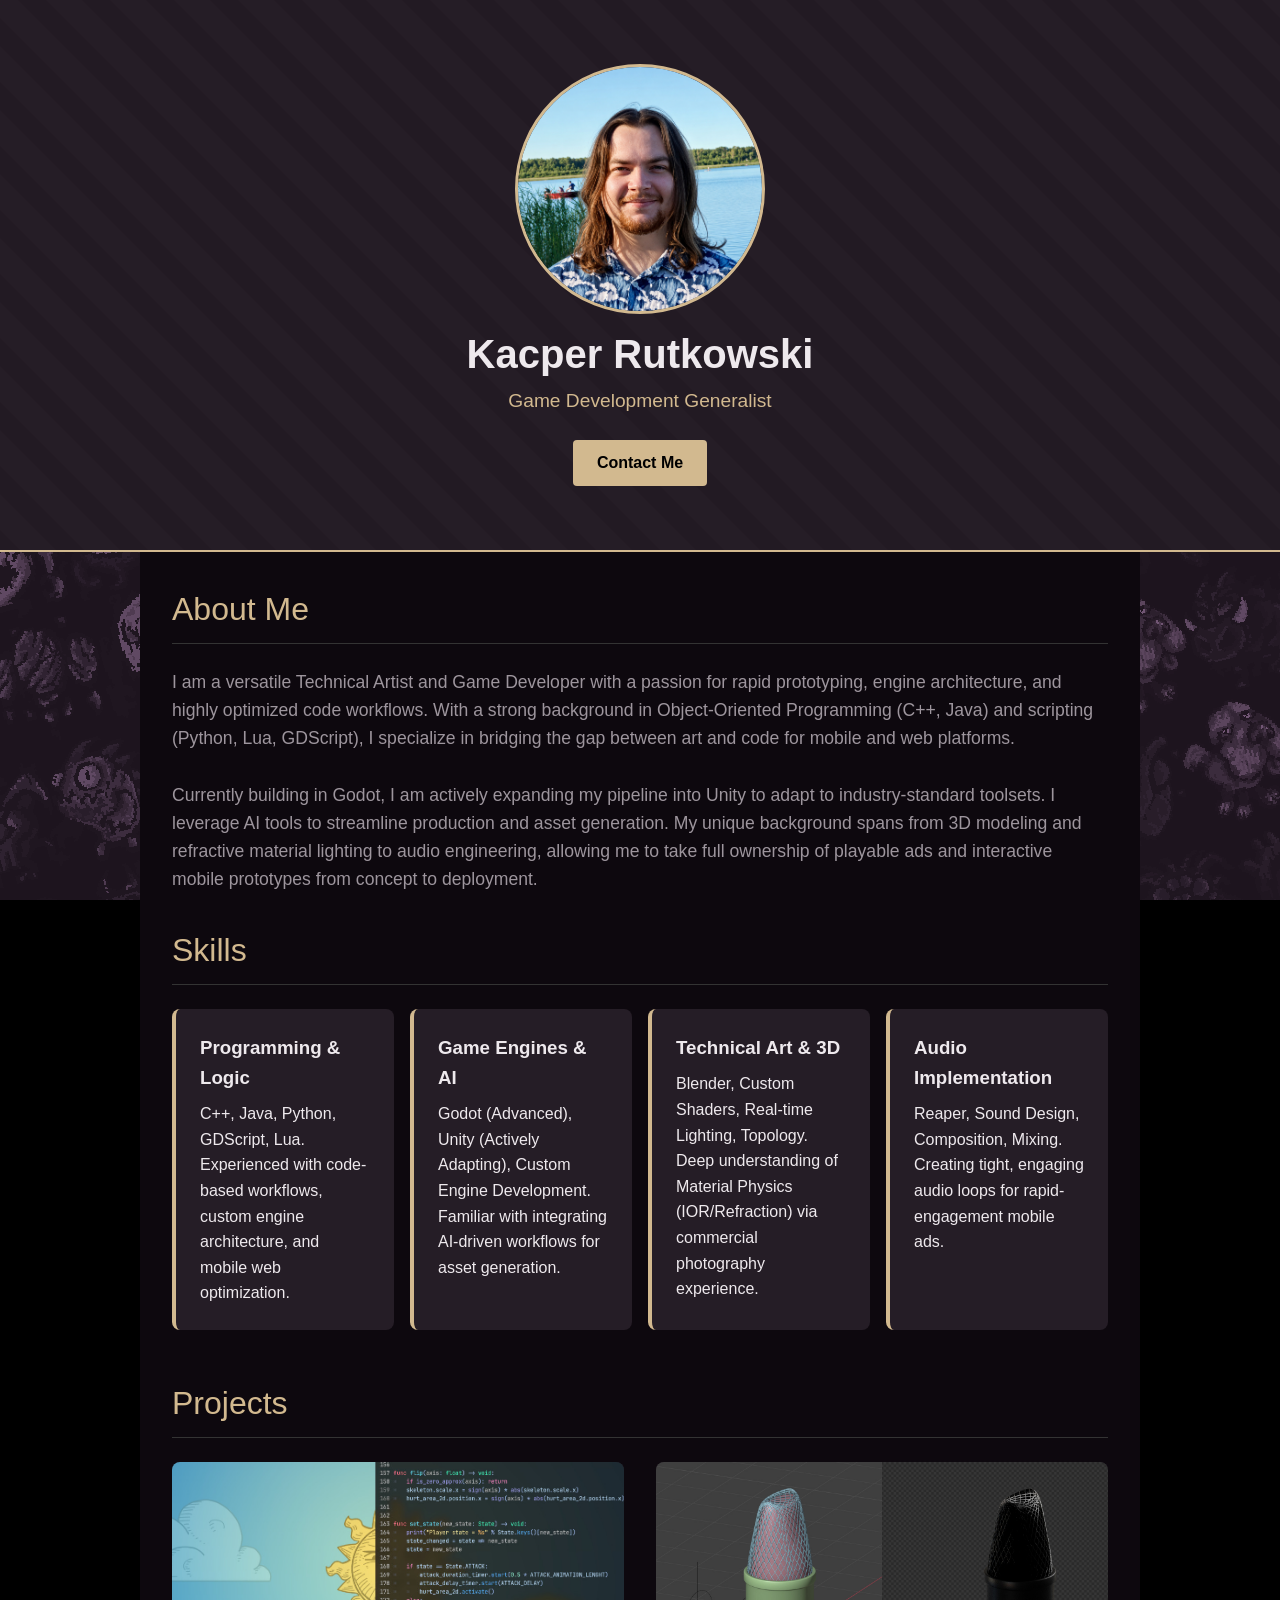
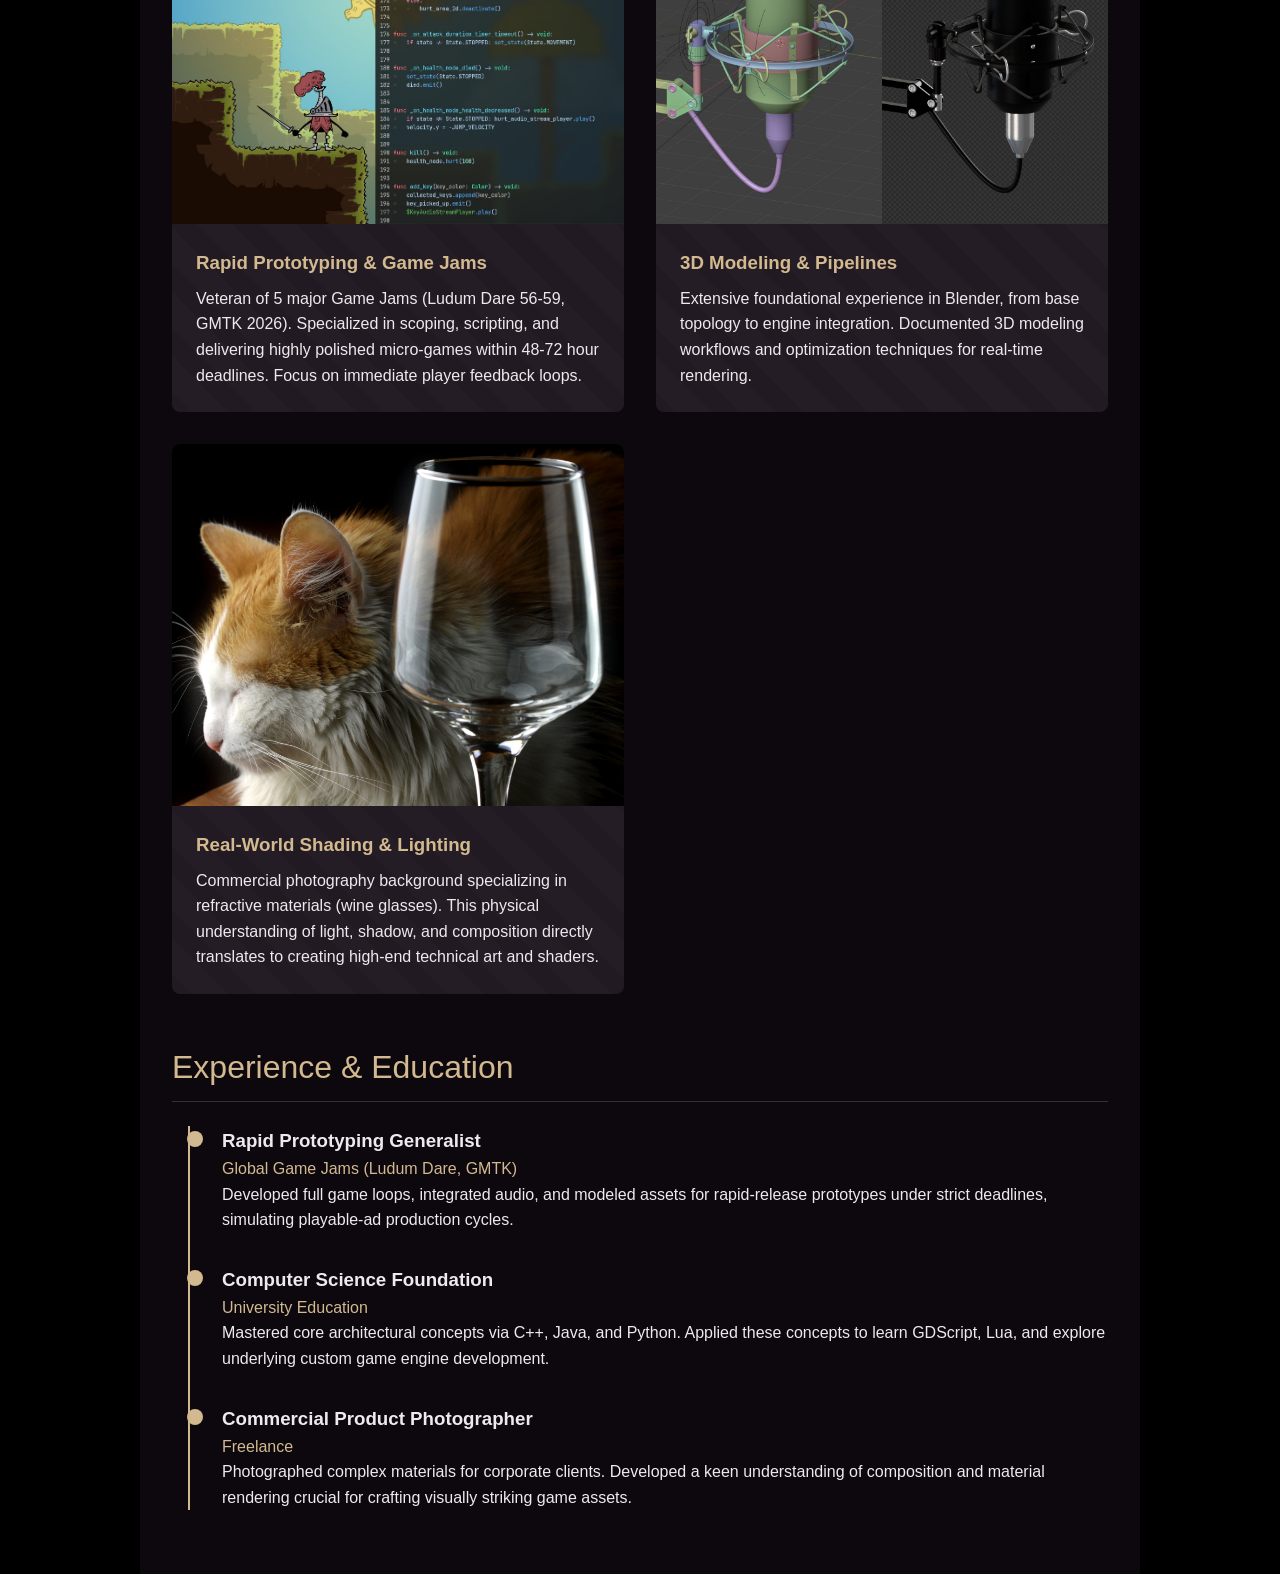
<file: index.html>
<!DOCTYPE html>
<html lang="en">
<head>
    <meta charset="UTF-8">
    <meta name="viewport" content="width=device-width, initial-scale=1.0">
    <title>Kacper Rutkowski - Technical Artist & Playable Ads Generalist Portfolio</title>
    <link rel="stylesheet" href="style.css">
</head>
<body>

    <header>
        <img src="res/profile_picture.jpg" alt="Kacper Rutkowski" class="profile-img">
        <h1>Kacper Rutkowski</h1>
        <h2>Game Development Generalist</h2>
		<a href="mailto:kacper.rutkowski.75@gmail.com" class="contact-btn">Contact Me</a>
    </header>

    <div class="container">
        <h2 class="section-title">About Me</h2>
        <p class="about-text">
            I am a versatile Technical Artist and Game Developer with a passion for rapid prototyping, engine architecture, and highly optimized code workflows. With a strong background in Object-Oriented Programming (C++, Java) and scripting (Python, Lua, GDScript), I specialize in bridging the gap between art and code for mobile and web platforms. 
            <br><br>
            Currently building in Godot, I am actively expanding my pipeline into Unity to adapt to industry-standard toolsets. I leverage AI tools to streamline production and asset generation. My unique background spans from 3D modeling and refractive material lighting to audio engineering, allowing me to take full ownership of playable ads and interactive mobile prototypes from concept to deployment.
        </p>

		<h2 class="section-title">Skills</h2>
        <div class="skills-grid">
            <div class="skill-card">
                <h3>Programming & Logic</h3>
                <p>C++, Java, Python, GDScript, Lua. Experienced with code-based workflows, custom engine architecture, and mobile web optimization.</p>
            </div>
            <div class="skill-card">
                <h3>Game Engines & AI</h3>
                <p>Godot (Advanced), Unity (Actively Adapting), Custom Engine Development. Familiar with integrating AI-driven workflows for asset generation.</p>
            </div>
            <div class="skill-card">
                <h3>Technical Art & 3D</h3>
                <p>Blender, Custom Shaders, Real-time Lighting, Topology. Deep understanding of Material Physics (IOR/Refraction) via commercial photography experience.</p>
            </div>
            <div class="skill-card">
                <h3>Audio Implementation</h3>
                <p>Reaper, Sound Design, Composition, Mixing. Creating tight, engaging audio loops for rapid-engagement mobile ads.</p>
            </div>
        </div>

        <h2 class="section-title">Projects</h2>
        <div class="portfolio-grid">
            
            <a target="_blank" rel="noopener noreferrer" href="https://kaspjej.itch.io" class="project-card">
                <div class="project-media">
                    <img src="res/godot.jpg" alt="Rapid Prototyping">
                </div>
                <div class="project-info">
                    <h3>Rapid Prototyping & Game Jams</h3>
                    <p>Veteran of 5 major Game Jams (Ludum Dare 56-59, GMTK 2026). Specialized in scoping, scripting, and delivering highly polished micro-games within 48-72 hour deadlines. Focus on immediate player feedback loops.</p>
                </div>
            </a>

            <a target="_blank" rel="noopener noreferrer" href="https://www.youtube.com/@Rutson3d" class="project-card">
                <div class="project-media">
                    <img src="res/blender.jpg" alt="Blender Modelling">
                </div>
                <div class="project-info">
                    <h3>3D Modeling & Pipelines</h3>
                    <p>Extensive foundational experience in Blender, from base topology to engine integration. Documented 3D modeling workflows and optimization techniques for real-time rendering.</p>
                </div>
            </a>

            <a href="photos.html" class="project-card">
                <div class="project-media">
                    <img src="res/cat_and_wine_glass.jpg" alt="Commercial Photography">
                </div>
                <div class="project-info">
                    <h3>Real-World Shading & Lighting</h3>
                    <p>Commercial photography background specializing in refractive materials (wine glasses). This physical understanding of light, shadow, and composition directly translates to creating high-end technical art and shaders.</p>
                </div>
            </a>

        </div>

        <h2 class="section-title">Experience & Education</h2>
        <div class="timeline">
            
            <div class="timeline-item">
                <h3>Rapid Prototyping Generalist</h3>
                <p style="color: var(--primary-color);">Global Game Jams (Ludum Dare, GMTK)</p>
                <p>Developed full game loops, integrated audio, and modeled assets for rapid-release prototypes under strict deadlines, simulating playable-ad production cycles.</p>
            </div>

            <div class="timeline-item">
                <h3>Computer Science Foundation</h3>
                <p style="color: var(--primary-color);">University Education</p>
                <p>Mastered core architectural concepts via C++, Java, and Python. Applied these concepts to learn GDScript, Lua, and explore underlying custom game engine development.</p>
            </div>

            <div class="timeline-item">
                <h3>Commercial Product Photographer</h3>
                <p style="color: var(--primary-color);">Freelance</p>
                <p>Photographed complex materials for corporate clients. Developed a keen understanding of composition and material rendering crucial for crafting visually striking game assets.</p>
            </div>
        </div>
		
    </div>

</body>
</html>
</file>
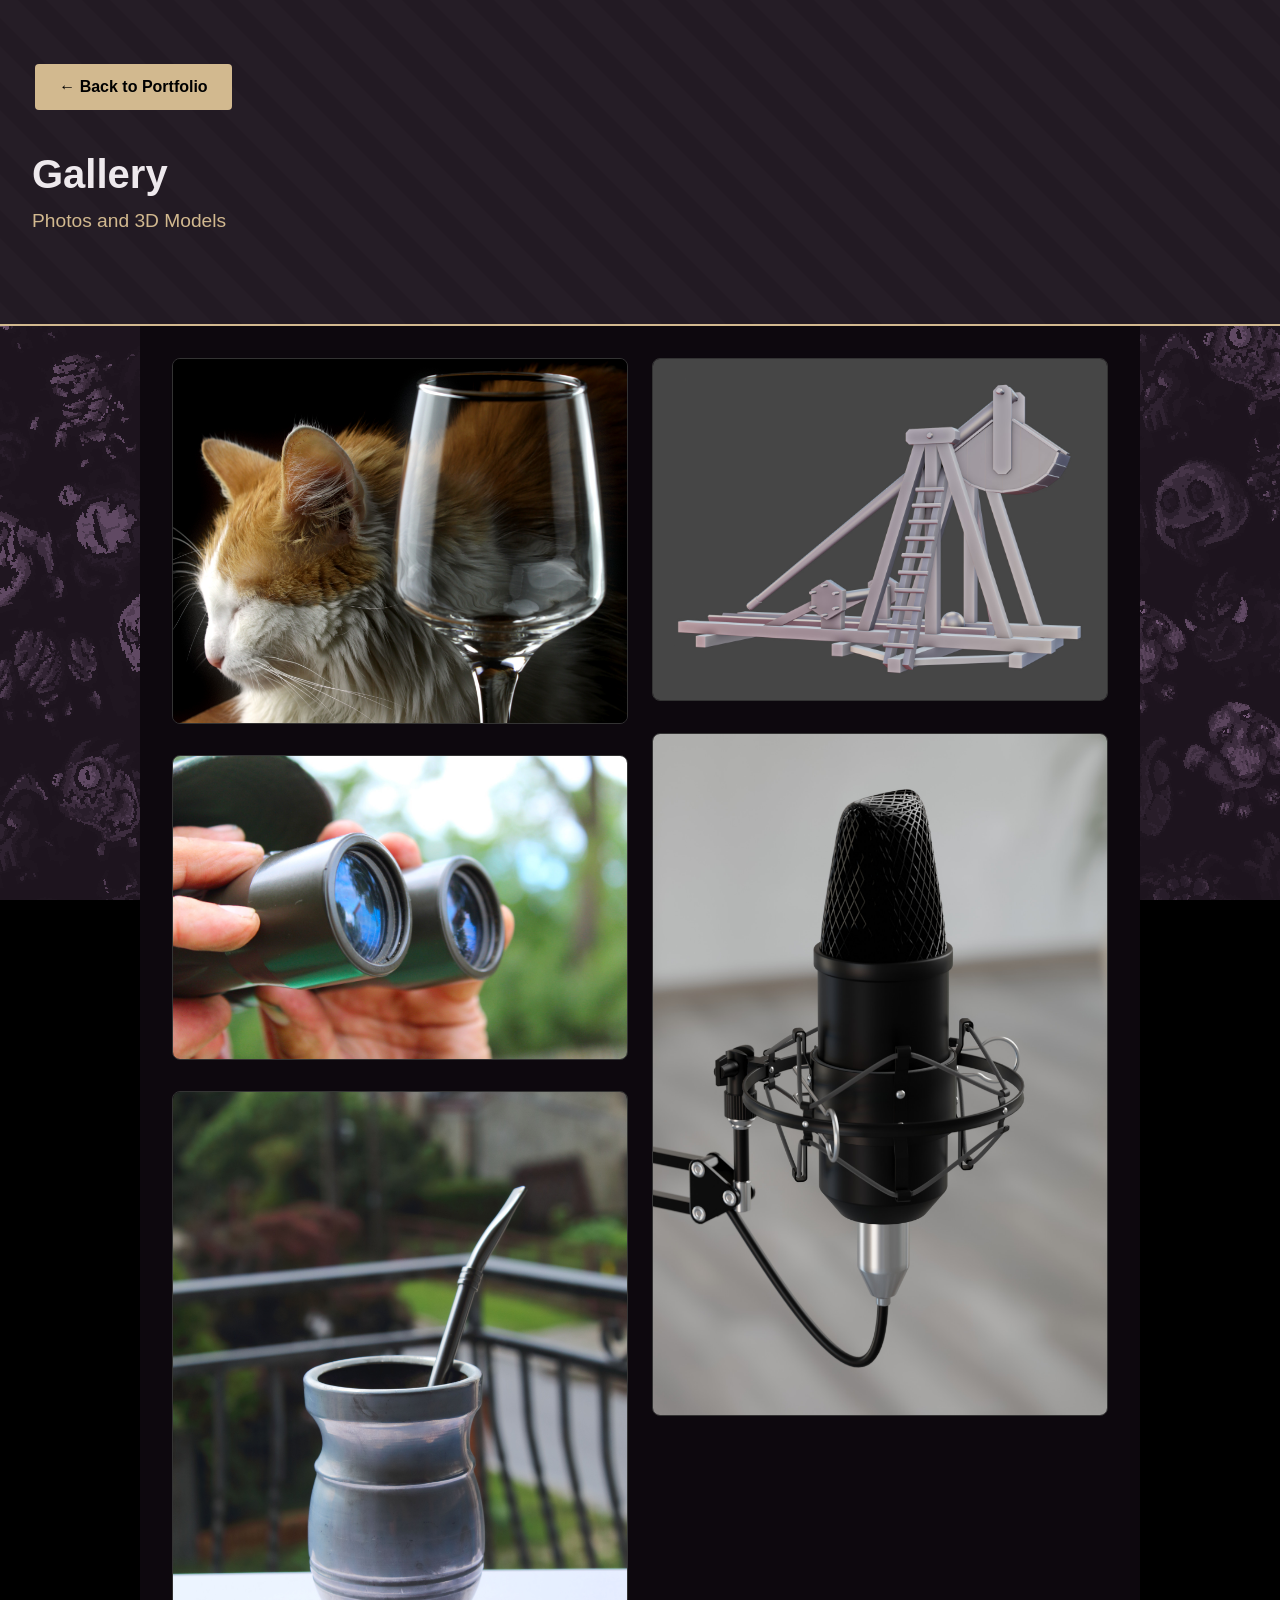
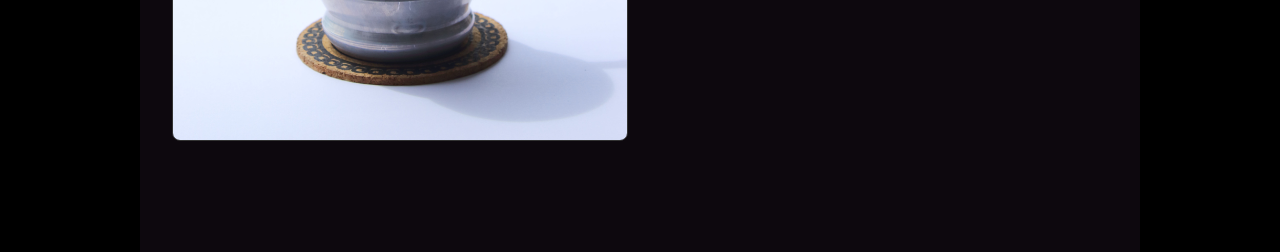
<file: photos.html>
<!DOCTYPE html>
<html lang="en">
<head>
    <meta charset="UTF-8">
    <meta name="viewport" content="width=device-width, initial-scale=1.0">
    <title>Kacper Rutkowski - Photos and 3D Models</title>
    <link rel="stylesheet" href="style.css">
</head>
<body>

    <header style="text-align: left;">
        <a href="index.html" class="contact-btn" style="margin-bottom: 2rem;">&larr; Back to Portfolio</a>
        <h1>Gallery</h1>
        <h2>Photos and 3D Models</h2>
    </header>

    <div class="container">
        <div class="photo-grid">
            
            <div class="photo-item">
                <img src="res/cat_and_wine_glass.jpg" alt="Wine Glass Refraction">
            </div>

            <div class="photo-item">
                <img src="res/binoculars.jpg" alt="Commercial Photography 2">
            </div>

            <div class="photo-item">
                <img src="res/yerba.jpg" alt="Commercial Photography 3">
            </div>

            <div class="photo-item">
                <img src="res/trebuchet.jpg" alt="Commercial Photography 4">
            </div>
			
			<div class="photo-item">
                <img src="res/microphone.jpg" alt="Commercial Photography 4">
            </div>
        </div>
    </div>

</body>
</html>
</file>
<file: style.css>
:root {
	--bg-color: #0d080e;
	--surface-color: #251d26;
	--primary-color: #d2b98f;
	--text-main: #eee9ed;
	--text-muted: #9d959d;
}

* {
	box-sizing: border-box;
	margin: 0;
	padding: 0;
	font-family: 'Segoe UI', Tahoma, Geneva, Verdana, sans-serif;
}

body {
	background-color: black;
	background-image: url("res/background.png");
	background-attachment: fixed;
	background-position: center;
	color: var(--text-main);
	line-height: 1.6;
}

header {
	background-color: var(--surface-color);
	background-image: url("res/pattern.png");
	padding: 4rem 2rem;
	text-align: center;
	border-bottom: 2px solid var(--primary-color);
}

.profile-img {
	width: 250px;
	height: 250px;
	border-radius: 50%;
	border: 3px solid var(--primary-color);
	object-fit: cover;
	margin-bottom: 0rem;
}

h1 {
	font-size: 2.5rem;
	margin-bottom: 0.0rem;
}

h2 {
	color: var(--primary-color);
	font-size: 1.2rem;
	margin-bottom: 1.5rem;
	font-weight: 400;
}

.container {
	max-width: 1000px;
	margin: 0 auto;
	padding: 2rem;
	background-color: var(--bg-color);
}

.section-title {
	font-size: 2rem;
	margin-bottom: 1.5rem;
	border-bottom: 1px solid #333;
	padding-bottom: 0.5rem;
}

.about-text {
	color: var(--text-muted);
	font-size: 1.1rem;
	margin-bottom: 2rem;
}

.skills-grid {
	display: grid;
	grid-template-columns: repeat(auto-fit, minmax(200px, 1fr));
	gap: 1rem;
	margin-bottom: 3rem;
}

.skill-card {
	background-color: var(--surface-color);
	padding: 1.5rem;
	border-radius: 8px;
	border-left: 4px solid var(--primary-color);
}

.skill-card h3 {
	margin-bottom: 0.5rem;
}

.portfolio-grid {
	display: grid;
	grid-template-columns: repeat(auto-fit, minmax(300px, 1fr));
	gap: 2rem;
	margin-bottom: 3rem;
}

.project-card {
	background-color: var(--surface-color);
	border-radius: 8px;
	overflow: hidden;
	transition: transform 0.3s ease;
	background-image: url("res/pattern.png");
	
	display: block;
	text-decoration: none;
	color: inherit;
}

.project-card:hover {
	transform: translateY(-10px);
}

.project-media {
	width: 100%;
	aspect-ratio: 5 / 4;
	background-color: #2a2e39;
	display: flex;
	align-items: center;
	justify-content: center;
	overflow: hidden;
}

.project-media img {
	width: 100%;
	height: 100%;
	object-fit: cover;
	display: block;
}

.project-info {
	padding: 1.5rem;
}

.project-info h3 {
	color: var(--primary-color);
	margin-bottom: 0.5rem;
}

.interactive-section {
	background-color: var(--surface-color);
	padding: 2rem;
	border-radius: 8px;
	margin-bottom: 3rem;
	text-align: center;
	border: 1px solid var(--primary-color);
}

.game-container {
	width: 100%;
	max-width: 800px;
	height: 450px;
	margin: 1rem auto;
	background-color: #000;
	border-radius: 4px;
}

.timeline {
	border-left: 2px solid var(--primary-color);
	padding-left: 2rem;
	margin-left: 1rem;
}

.timeline-item {
	margin-bottom: 2rem;
	position: relative;
}

.timeline-item::before {
	content: '';
	position: absolute;
	left: -35px;
	top: 5px;
	width: 16px;
	height: 16px;
	background-color: var(--primary-color);
	border-radius: 50%;
}

.contact-btn {
	display: inline-block;
	background-color: var(--primary-color);
	color: #000;
	padding: 10px 24px;
	text-decoration: none;
	border-radius: 4px;
	font-weight: bold;
	margin-top: 0rem;
	margin-left: 0.2rem;
	margin-right: 0.2rem;
}

.contact-btn:hover {
	background-color: white;
}

/* --- Photography Grid Styles (Masonry Layout) --- */

.photo-grid {
    column-count: 2;
    column-gap: 1.5rem;
    margin-bottom: 3rem;
}

.photo-item {
    break-inside: avoid;
    margin-bottom: 1.5rem;
    border-radius: 8px;
    overflow: hidden;
    background-color: var(--surface-color);
    border: 1px solid #333;
    
    display: inline-block;
    width: 100%;
}

.photo-item img {
    width: 100%;
    height: auto; 
    display: block;
    transition: transform 0.4s ease, opacity 0.3s ease;
}

.photo-item:hover img {
    transform: scale(1.05); 
    opacity: 0.9;
}

@media (max-width: 900px) {
    .photo-grid {
        column-count: 2;
    }
}

@media (max-width: 600px) {
    .photo-grid {
        column-count: 1;
    }
}
</file>
